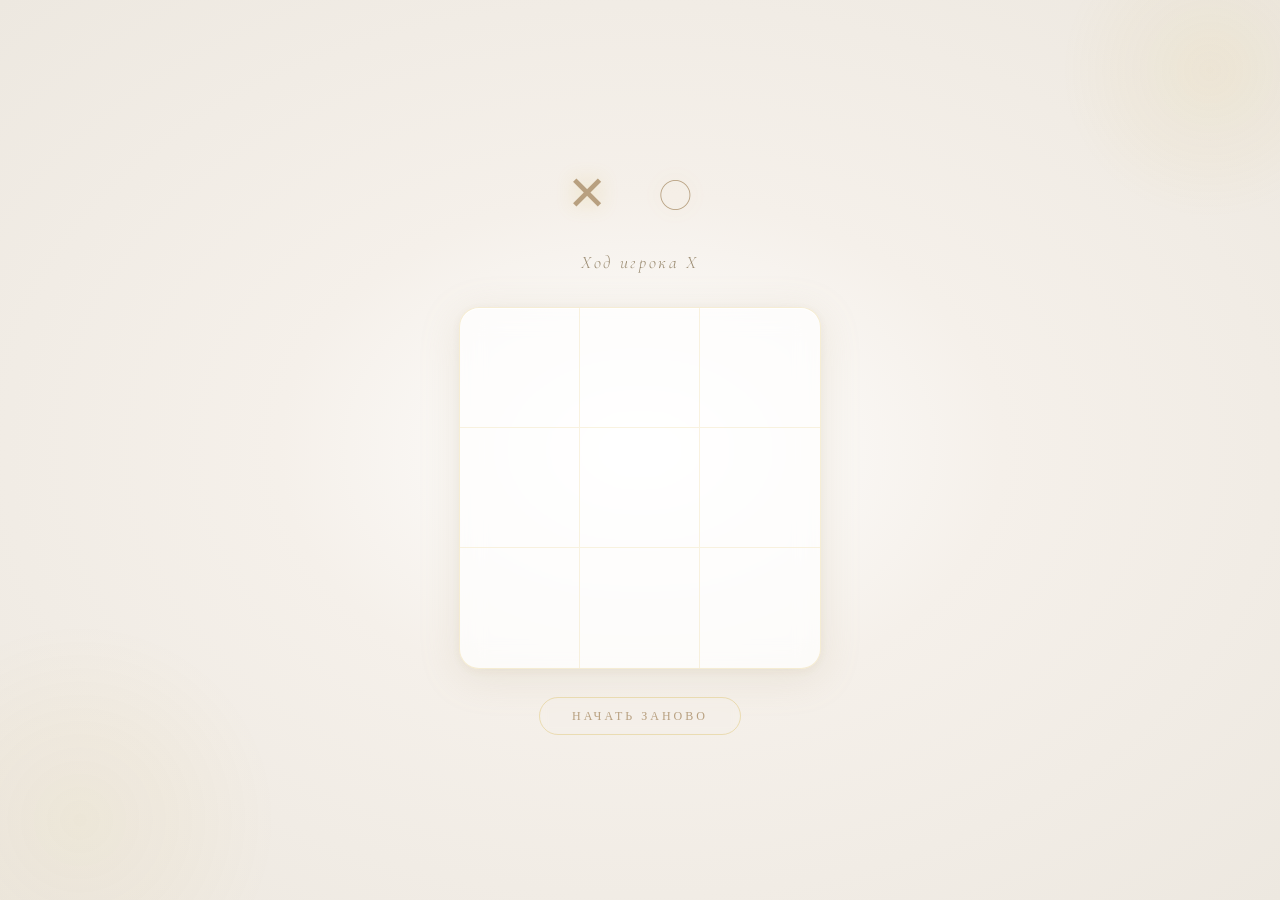
<file: index.html>
<!DOCTYPE html>
<html lang="ru">
<head>
  <meta charset="UTF-8" />
  <meta name="viewport" content="width=device-width, initial-scale=1.0" />
  <title>Крестики-нолики</title>
  <link rel="preconnect" href="https://fonts.googleapis.com" />
  <link rel="preconnect" href="https://fonts.gstatic.com" crossorigin />
  <link href="https://fonts.googleapis.com/css2?family=Cinzel:wght@300;400;600&family=Cormorant+Garamond:ital,wght@0,300;0,400;1,300&display=swap" rel="stylesheet" />
  <link rel="stylesheet" href="style.css" />
</head>
<body>
  <div class="container">
    <h1 class="title">✕ ○</h1>
    <p class="status" id="status">Ход игрока X</p>
    <div class="board" id="board">
      <div class="cell" data-index="0"></div>
      <div class="cell" data-index="1"></div>
      <div class="cell" data-index="2"></div>
      <div class="cell" data-index="3"></div>
      <div class="cell" data-index="4"></div>
      <div class="cell" data-index="5"></div>
      <div class="cell" data-index="6"></div>
      <div class="cell" data-index="7"></div>
      <div class="cell" data-index="8"></div>
    </div>
    <button class="restart" id="restart">Начать заново</button>
  </div>
  <script src="game.js"></script>
</body>
</html>
</file>
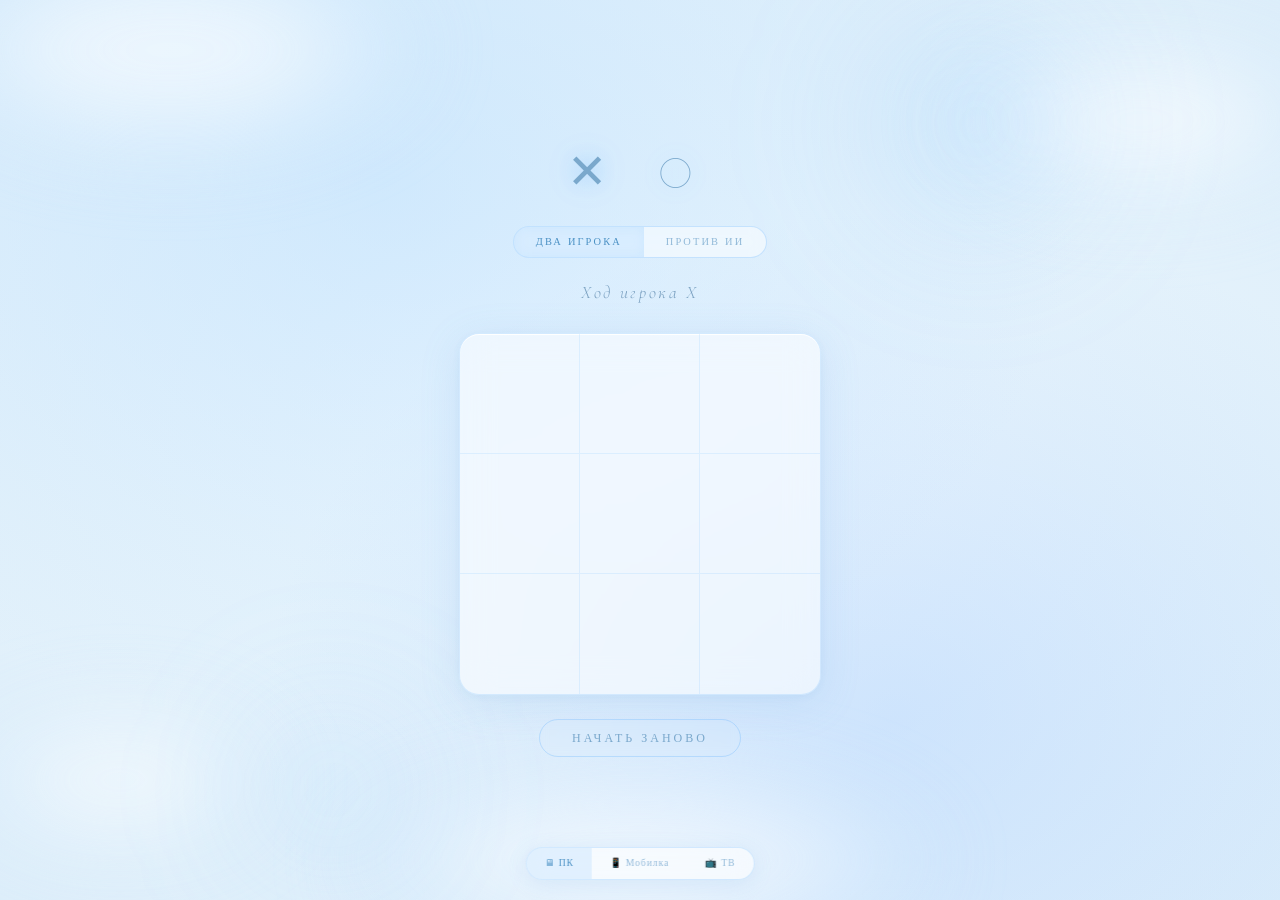
<file: heaven/index.html>
<!DOCTYPE html>
<html lang="ru">
<head>
  <meta charset="UTF-8" />
  <meta name="viewport" content="width=device-width, initial-scale=1.0" />
  <title>Крестики-нолики</title>
  <link rel="preconnect" href="https://fonts.googleapis.com" />
  <link rel="preconnect" href="https://fonts.gstatic.com" crossorigin />
  <link href="https://fonts.googleapis.com/css2?family=Cinzel:wght@300;400;600&family=Cormorant+Garamond:ital,wght@0,300;0,400;1,300&display=swap" rel="stylesheet" />
  <link rel="stylesheet" href="style.css" />
</head>
<body>
  <div class="cloud cloud-1"></div>
  <div class="cloud cloud-2"></div>
  <div class="cloud cloud-3"></div>
  <div class="cloud cloud-4"></div>
  <div class="glow-orb glow-orb-1"></div>
  <div class="glow-orb glow-orb-2"></div>
  <div class="container">
    <h1 class="title">✕ ○</h1>
    <div class="mode-toggle">
      <button class="mode-btn active" id="btn-human">Два игрока</button>
      <button class="mode-btn" id="btn-ai">Против ИИ</button>
    </div>
    <p class="status" id="status">Ход игрока X</p>
    <div class="board" id="board">
      <div class="cell" data-index="0"></div>
      <div class="cell" data-index="1"></div>
      <div class="cell" data-index="2"></div>
      <div class="cell" data-index="3"></div>
      <div class="cell" data-index="4"></div>
      <div class="cell" data-index="5"></div>
      <div class="cell" data-index="6"></div>
      <div class="cell" data-index="7"></div>
      <div class="cell" data-index="8"></div>
    </div>
    <button class="restart" id="restart">Начать заново</button>
  </div>

  <div class="preview-bar">
    <button class="preview-btn active" data-preview="pc">🖥 ПК</button>
    <button class="preview-btn" data-preview="mobile">📱 Мобилка</button>
    <button class="preview-btn" data-preview="tv">📺 ТВ</button>
  </div>

  <script src="game.js"></script>
</body>
</html>
</file>
<file: style.css>
*, *::before, *::after {
  box-sizing: border-box;
  margin: 0;
  padding: 0;
}

body {
  min-height: 100vh;
  display: flex;
  align-items: center;
  justify-content: center;
  background: radial-gradient(ellipse at center, #ffffff 0%, #f5f0ea 40%, #ede8e0 100%);
  font-family: 'Cinzel', serif;
  overflow: hidden;
}

/* Angelic floating particles */
body::before,
body::after {
  content: '';
  position: fixed;
  border-radius: 50%;
  pointer-events: none;
  animation: float-particle 8s ease-in-out infinite;
}
body::before {
  width: 300px;
  height: 300px;
  background: radial-gradient(circle, rgba(212, 175, 55, 0.08) 0%, transparent 70%);
  top: -80px;
  right: -80px;
  animation-delay: 0s;
}
body::after {
  width: 400px;
  height: 400px;
  background: radial-gradient(circle, rgba(212, 175, 55, 0.06) 0%, transparent 70%);
  bottom: -120px;
  left: -120px;
  animation-delay: -4s;
}

@keyframes float-particle {
  0%, 100% { transform: translateY(0) scale(1); }
  50% { transform: translateY(-30px) scale(1.05); }
}

.container {
  display: flex;
  flex-direction: column;
  align-items: center;
  gap: 28px;
  animation: fade-in 1.2s ease both;
}

@keyframes fade-in {
  from { opacity: 0; transform: translateY(16px); }
  to   { opacity: 1; transform: translateY(0); }
}

.title {
  font-family: 'Cormorant Garamond', serif;
  font-weight: 300;
  font-size: 3rem;
  letter-spacing: 0.4em;
  color: #b8a080;
  text-shadow: 0 0 20px rgba(212, 175, 55, 0.3);
}

.status {
  font-family: 'Cormorant Garamond', serif;
  font-weight: 300;
  font-style: italic;
  font-size: 1.1rem;
  letter-spacing: 0.15em;
  color: #9a8a70;
  min-height: 1.5em;
  transition: all 0.4s ease;
}

.status.winner {
  color: #c8a84b;
  text-shadow: 0 0 12px rgba(212, 175, 55, 0.5);
  font-style: normal;
  font-weight: 400;
  letter-spacing: 0.2em;
}

.status.draw {
  color: #b0a090;
}

/* Board */
.board {
  display: grid;
  grid-template-columns: repeat(3, 1fr);
  gap: 0;
  background: rgba(255, 255, 255, 0.7);
  backdrop-filter: blur(12px);
  -webkit-backdrop-filter: blur(12px);
  border-radius: 20px;
  box-shadow:
    0 8px 40px rgba(180, 160, 120, 0.18),
    0 2px 8px rgba(180, 160, 120, 0.1),
    inset 0 1px 0 rgba(255, 255, 255, 0.9);
  border: 1px solid rgba(212, 175, 55, 0.2);
  overflow: hidden;
}

.cell {
  width: 120px;
  height: 120px;
  display: flex;
  align-items: center;
  justify-content: center;
  cursor: pointer;
  position: relative;
  font-family: 'Cormorant Garamond', serif;
  font-size: 2.8rem;
  font-weight: 300;
  transition: background 0.25s ease;
}

/* Inner borders via pseudo-elements */
.cell::after {
  content: '';
  position: absolute;
  inset: 0;
  border-right: 1px solid rgba(212, 175, 55, 0.15);
  border-bottom: 1px solid rgba(212, 175, 55, 0.15);
  pointer-events: none;
}
.cell:nth-child(3)::after,
.cell:nth-child(6)::after,
.cell:nth-child(9)::after { border-right: none; }
.cell:nth-child(7)::after,
.cell:nth-child(8)::after,
.cell:nth-child(9)::after { border-bottom: none; }

.cell:hover:not(.taken) {
  background: rgba(212, 175, 55, 0.05);
}

.cell.taken {
  cursor: default;
}

/* X symbol */
.cell.x::before {
  content: '✕';
  color: #c0a0a0;
  text-shadow: 0 0 8px rgba(192, 160, 160, 0.4);
  animation: pop-in 0.3s cubic-bezier(0.34, 1.56, 0.64, 1) both;
}

/* O symbol */
.cell.o::before {
  content: '○';
  color: #a0b8d0;
  text-shadow: 0 0 8px rgba(160, 184, 208, 0.4);
  animation: pop-in 0.3s cubic-bezier(0.34, 1.56, 0.64, 1) both;
}

@keyframes pop-in {
  from { transform: scale(0.4); opacity: 0; }
  to   { transform: scale(1); opacity: 1; }
}

/* Winner cells */
.cell.winner-cell.x::before {
  color: #d4af37;
  text-shadow:
    0 0 10px rgba(212, 175, 55, 0.8),
    0 0 25px rgba(212, 175, 55, 0.4);
  animation: pulse-gold 1.5s ease-in-out infinite;
}

.cell.winner-cell.o::before {
  color: #d4af37;
  text-shadow:
    0 0 10px rgba(212, 175, 55, 0.8),
    0 0 25px rgba(212, 175, 55, 0.4);
  animation: pulse-gold 1.5s ease-in-out infinite;
}

.cell.winner-cell {
  background: rgba(212, 175, 55, 0.07);
}

@keyframes pulse-gold {
  0%, 100% { text-shadow: 0 0 10px rgba(212, 175, 55, 0.8), 0 0 25px rgba(212, 175, 55, 0.4); }
  50%       { text-shadow: 0 0 20px rgba(212, 175, 55, 1),   0 0 45px rgba(212, 175, 55, 0.7); }
}

/* Restart button */
.restart {
  font-family: 'Cinzel', serif;
  font-size: 0.75rem;
  font-weight: 400;
  letter-spacing: 0.25em;
  text-transform: uppercase;
  color: #b8a080;
  background: transparent;
  border: 1px solid rgba(212, 175, 55, 0.3);
  border-radius: 50px;
  padding: 10px 32px;
  cursor: pointer;
  transition: all 0.3s ease;
  backdrop-filter: blur(4px);
}

.restart:hover {
  color: #d4af37;
  border-color: rgba(212, 175, 55, 0.7);
  background: rgba(212, 175, 55, 0.06);
  box-shadow: 0 0 16px rgba(212, 175, 55, 0.2);
}

.restart:active {
  transform: scale(0.97);
}

/* Mobile */
@media (max-width: 420px) {
  .cell {
    width: 90px;
    height: 90px;
    font-size: 2.2rem;
  }
  .title { font-size: 2.2rem; }
}
</file>
<file: heaven/style.css>
*, *::before, *::after {
  box-sizing: border-box;
  margin: 0;
  padding: 0;
}

body {
  min-height: 100vh;
  display: flex;
  align-items: center;
  justify-content: center;
  background:
    radial-gradient(ellipse at 30% 20%, rgba(180, 220, 255, 0.45) 0%, transparent 55%),
    radial-gradient(ellipse at 70% 80%, rgba(160, 200, 255, 0.35) 0%, transparent 50%),
    radial-gradient(ellipse at center, #f0f8ff 0%, #e8f4fc 40%, #ddeefa 100%);
  font-family: 'Cinzel', serif;
  overflow: hidden;
}

/* ── Clouds ─────────────────────────────────────────────── */
.cloud {
  position: fixed;
  border-radius: 50%;
  pointer-events: none;
  filter: blur(40px);
  opacity: 0.6;
}

.cloud-1 {
  width: 500px;
  height: 220px;
  background: radial-gradient(ellipse, rgba(255,255,255,0.95) 30%, rgba(200,230,255,0.5) 70%, transparent 100%);
  top: -60px;
  left: -80px;
  animation: drift 18s ease-in-out infinite;
}
.cloud-2 {
  width: 400px;
  height: 180px;
  background: radial-gradient(ellipse, rgba(255,255,255,0.9) 30%, rgba(180,220,255,0.4) 70%, transparent 100%);
  top: 30px;
  right: -60px;
  animation: drift 22s ease-in-out infinite reverse;
  animation-delay: -8s;
}
.cloud-3 {
  width: 600px;
  height: 200px;
  background: radial-gradient(ellipse, rgba(255,255,255,0.85) 30%, rgba(190,225,255,0.35) 70%, transparent 100%);
  bottom: -60px;
  left: 50%;
  transform: translateX(-50%);
  animation: drift 26s ease-in-out infinite;
  animation-delay: -12s;
}
.cloud-4 {
  width: 320px;
  height: 160px;
  background: radial-gradient(ellipse, rgba(255,255,255,0.8) 30%, rgba(170,215,255,0.3) 70%, transparent 100%);
  bottom: 40px;
  left: -40px;
  animation: drift 20s ease-in-out infinite reverse;
  animation-delay: -5s;
}

/* Blue glow orbs */
.glow-orb {
  position: fixed;
  border-radius: 50%;
  pointer-events: none;
  filter: blur(60px);
}
.glow-orb-1 {
  width: 350px;
  height: 350px;
  background: radial-gradient(circle, rgba(100,180,255,0.18) 0%, transparent 70%);
  top: -50px;
  right: 10%;
  animation: float-orb 10s ease-in-out infinite;
}
.glow-orb-2 {
  width: 280px;
  height: 280px;
  background: radial-gradient(circle, rgba(130,200,255,0.15) 0%, transparent 70%);
  bottom: -30px;
  left: 15%;
  animation: float-orb 14s ease-in-out infinite reverse;
  animation-delay: -6s;
}

@keyframes drift {
  0%, 100% { transform: translateX(0) scaleX(1); }
  50%       { transform: translateX(30px) scaleX(1.04); }
}
@keyframes float-orb {
  0%, 100% { transform: translateY(0); }
  50%       { transform: translateY(-25px); }
}

/* ── Layout ─────────────────────────────────────────────── */
.container {
  display: flex;
  flex-direction: column;
  align-items: center;
  gap: 24px;
  position: relative;
  z-index: 1;
  animation: fade-in 1.2s ease both;
}

@keyframes fade-in {
  from { opacity: 0; transform: translateY(16px); }
  to   { opacity: 1; transform: translateY(0); }
}

.title {
  font-family: 'Cormorant Garamond', serif;
  font-weight: 300;
  font-size: 3rem;
  letter-spacing: 0.4em;
  color: #7aa8cc;
  text-shadow: 0 0 20px rgba(100, 180, 255, 0.4), 0 0 40px rgba(100, 180, 255, 0.15);
}

/* ── Mode toggle ─────────────────────────────────────────── */
.mode-toggle {
  display: flex;
  gap: 0;
  border: 1px solid rgba(100, 180, 255, 0.3);
  border-radius: 50px;
  overflow: hidden;
  backdrop-filter: blur(8px);
  background: rgba(255, 255, 255, 0.5);
}

.mode-btn {
  font-family: 'Cinzel', serif;
  font-size: 0.65rem;
  letter-spacing: 0.2em;
  text-transform: uppercase;
  color: #90b8d8;
  background: transparent;
  border: none;
  padding: 8px 22px;
  cursor: pointer;
  transition: all 0.3s ease;
}
.mode-btn.active {
  background: rgba(100, 180, 255, 0.15);
  color: #4a90c4;
  box-shadow: inset 0 0 12px rgba(100, 180, 255, 0.1);
}
.mode-btn:hover:not(.active) {
  background: rgba(100, 180, 255, 0.07);
}

/* ── Status ─────────────────────────────────────────────── */
.status {
  font-family: 'Cormorant Garamond', serif;
  font-weight: 300;
  font-style: italic;
  font-size: 1.1rem;
  letter-spacing: 0.15em;
  color: #7aa0c0;
  min-height: 1.5em;
  transition: all 0.4s ease;
}

.status.winner {
  color: #c8a84b;
  text-shadow: 0 0 12px rgba(212, 175, 55, 0.5);
  font-style: normal;
  font-weight: 400;
  letter-spacing: 0.2em;
}

.status.draw {
  color: #9ab8cc;
}

/* ── Board ──────────────────────────────────────────────── */
.board {
  display: grid;
  grid-template-columns: repeat(3, 1fr);
  gap: 0;
  background: rgba(255, 255, 255, 0.55);
  backdrop-filter: blur(16px);
  -webkit-backdrop-filter: blur(16px);
  border-radius: 20px;
  box-shadow:
    0 8px 40px rgba(100, 160, 220, 0.15),
    0 2px 8px rgba(100, 160, 220, 0.08),
    inset 0 1px 0 rgba(255, 255, 255, 0.9);
  border: 1px solid rgba(100, 180, 255, 0.2);
  overflow: hidden;
}

.cell {
  width: 120px;
  height: 120px;
  display: flex;
  align-items: center;
  justify-content: center;
  cursor: pointer;
  position: relative;
  font-family: 'Cormorant Garamond', serif;
  font-size: 2.8rem;
  font-weight: 300;
  transition: background 0.25s ease;
}

.cell::after {
  content: '';
  position: absolute;
  inset: 0;
  border-right: 1px solid rgba(100, 180, 255, 0.15);
  border-bottom: 1px solid rgba(100, 180, 255, 0.15);
  pointer-events: none;
}
.cell:nth-child(3)::after,
.cell:nth-child(6)::after,
.cell:nth-child(9)::after { border-right: none; }
.cell:nth-child(7)::after,
.cell:nth-child(8)::after,
.cell:nth-child(9)::after { border-bottom: none; }

.cell:hover:not(.taken) {
  background: rgba(100, 180, 255, 0.06);
}

.cell.taken { cursor: default; }

/* X */
.cell.x::before {
  content: '✕';
  color: #c0a0a0;
  text-shadow: 0 0 8px rgba(192, 160, 160, 0.4);
  animation: pop-in 0.3s cubic-bezier(0.34, 1.56, 0.64, 1) both;
}

/* O */
.cell.o::before {
  content: '○';
  color: #6ab0d8;
  text-shadow: 0 0 10px rgba(100, 180, 255, 0.5);
  animation: pop-in 0.3s cubic-bezier(0.34, 1.56, 0.64, 1) both;
}

@keyframes pop-in {
  from { transform: scale(0.4); opacity: 0; }
  to   { transform: scale(1); opacity: 1; }
}

/* Winner */
.cell.winner-cell.x::before,
.cell.winner-cell.o::before {
  color: #d4af37;
  text-shadow:
    0 0 10px rgba(212, 175, 55, 0.8),
    0 0 25px rgba(212, 175, 55, 0.4);
  animation: pulse-gold 1.5s ease-in-out infinite;
}
.cell.winner-cell {
  background: rgba(212, 175, 55, 0.06);
}

@keyframes pulse-gold {
  0%, 100% { text-shadow: 0 0 10px rgba(212, 175, 55, 0.8), 0 0 25px rgba(212, 175, 55, 0.4); }
  50%       { text-shadow: 0 0 20px rgba(212, 175, 55, 1),   0 0 45px rgba(212, 175, 55, 0.7); }
}

/* ── Restart ─────────────────────────────────────────────── */
.restart {
  font-family: 'Cinzel', serif;
  font-size: 0.75rem;
  font-weight: 400;
  letter-spacing: 0.25em;
  text-transform: uppercase;
  color: #7aa8cc;
  background: transparent;
  border: 1px solid rgba(100, 180, 255, 0.3);
  border-radius: 50px;
  padding: 10px 32px;
  cursor: pointer;
  transition: all 0.3s ease;
  backdrop-filter: blur(4px);
}
.restart:hover {
  color: #4a90c4;
  border-color: rgba(100, 180, 255, 0.6);
  background: rgba(100, 180, 255, 0.08);
  box-shadow: 0 0 16px rgba(100, 180, 255, 0.2);
}
.restart:active { transform: scale(0.97); }

/* ── Preview bar ─────────────────────────────────────────── */
.preview-bar {
  position: fixed;
  bottom: 20px;
  left: 50%;
  transform: translateX(-50%);
  display: flex;
  gap: 0;
  background: rgba(255, 255, 255, 0.6);
  backdrop-filter: blur(12px);
  border: 1px solid rgba(100, 180, 255, 0.25);
  border-radius: 50px;
  overflow: hidden;
  z-index: 100;
  box-shadow: 0 4px 20px rgba(100, 160, 220, 0.15);
}

.preview-btn {
  font-family: 'Cinzel', serif;
  font-size: 0.6rem;
  letter-spacing: 0.1em;
  color: #90b8d8;
  background: transparent;
  border: none;
  padding: 9px 18px;
  cursor: pointer;
  transition: all 0.25s ease;
  white-space: nowrap;
}
.preview-btn.active {
  background: rgba(100, 180, 255, 0.15);
  color: #4a90c4;
}
.preview-btn:hover:not(.active) {
  background: rgba(100, 180, 255, 0.07);
  color: #6aaad8;
}

/* ── Preview modes applied to body ──────────────────────── */
body.preview-mobile .container {
  transform: scale(0.55);
  transform-origin: center center;
}
body.preview-mobile .container .cell {
  width: 28vw;
  height: 28vw;
  max-width: 90px;
  max-height: 90px;
  font-size: 2rem;
}
body.preview-mobile .title { font-size: 2rem; }
body.preview-mobile .mode-btn { font-size: 0.55rem; padding: 7px 14px; }
body.preview-mobile .status { font-size: 0.95rem; }

body.preview-tv .container {
  transform: scale(1.6);
  transform-origin: center center;
}

/* ── Mobile ──────────────────────────────────────────────── */
@media (max-width: 480px) {
  .container { gap: 18px; padding: 16px; }
  .title { font-size: 2rem; letter-spacing: 0.25em; }
  .cell { width: 28vw; height: 28vw; font-size: 2rem; }
  .status { font-size: 0.95rem; }
  .mode-btn { font-size: 0.55rem; padding: 7px 14px; }
  .restart { font-size: 0.65rem; padding: 9px 24px; }

  .cloud-1 { width: 280px; height: 130px; }
  .cloud-2 { width: 240px; height: 110px; }
  .cloud-3 { width: 340px; height: 120px; }
  .cloud-4 { width: 200px; height: 100px; }
}

@media (max-width: 340px) {
  .cell { width: 30vw; height: 30vw; font-size: 1.7rem; }
}
</file>
